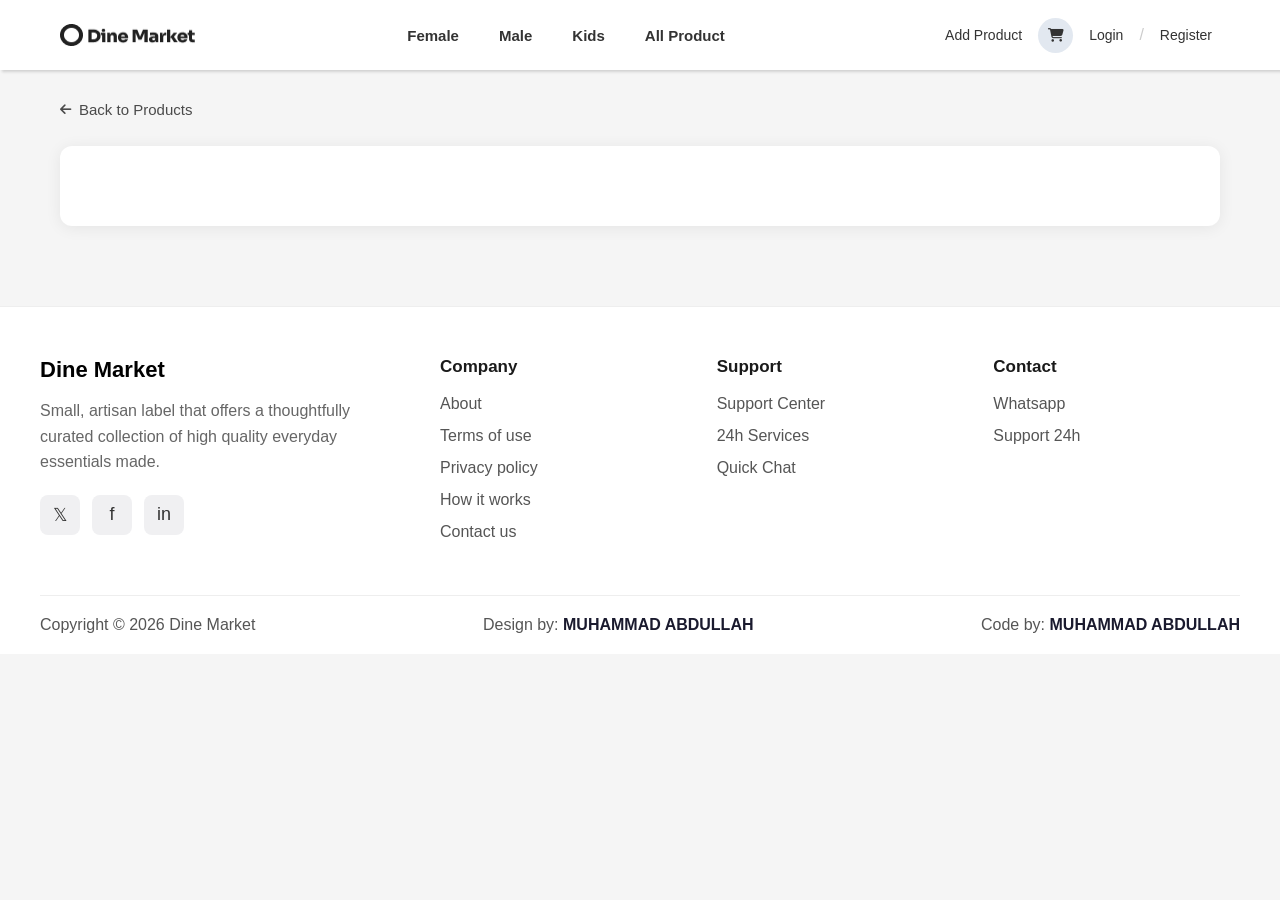
<file: abProduct.html>
<!doctype html>
<html lang="en">
<head>
    <meta charset="UTF-8" />
    <meta name="viewport" content="width=device-width, initial-scale=1.0" />
    <title>Leather Boots - Dine Market</title>
    <link rel="stylesheet" href="./abProduct.css" />
    <link
        rel="stylesheet"
        href="https://cdnjs.cloudflare.com/ajax/libs/font-awesome/6.5.1/css/all.min.css"
    />
</head>
<body>
    <!-- Navigation with Hamburger -->
    <header>
        <nav>
            <div class="logo">
                <a href="./index.html">
                    <img src="./allProduct_imgs/Logo.webp" alt="Logo" width="135" height="22" />
                </a>
            </div>

            <!-- Hamburger Menu Button -->
            <div class="hamburger" id="hamburger">
                <span></span>
                <span></span>
                <span></span>
            </div>

            <!-- Navigation Links -->
            <div class="tabs" id="navLinks">
                <a href="./allProduct.html">Female</a>
                <a href="./male.html">Male</a>
                <a href="./kids.html">Kids</a>
                <a href="./allProduct.html">All Product</a>
            </div>

            <div class="cart">
                <a href="./addProduct.html"><button>Add Product</button></a>
                <div class="cart-icon-div">
                    <i class="fa-solid fa-cart-shopping"></i>
                </div>
                <a href="./login.html"><button>Login</button></a>
                <span>/</span>
                <a href="./register.html"><button>Register</button></a>
            </div>
        </nav>
    </header>

    <main>
        <div class="container">
            <a href="#" class="back-btn" onclick="goBack()">
                <i class="fa-solid fa-arrow-left"></i> Back to Products
            </a>
            <div class="product-detail" id="product-detail"></div>
        </div>
    </main>

    <!-- Footer -->
    <footer class="footer">
        <div class="footer-top">
            <div class="footer-brand">
                <div class="logo">
                    <span class="ring"></span>
                    Dine Market
                </div>
                <p>Small, artisan label that offers a thoughtfully curated collection of high quality everyday essentials made.</p>
                <div class="social-icons">
                    <a href="#" class="social-icon">𝕏</a>
                    <a href="#" class="social-icon">f</a>
                    <a href="#" class="social-icon">in</a>
                </div>
            </div>

            <div class="footer-col">
                <h4>Company</h4>
                <ul>
                    <li><a href="#">About</a></li>
                    <li><a href="#">Terms of use</a></li>
                    <li><a href="#">Privacy policy</a></li>
                    <li><a href="#">How it works</a></li>
                    <li><a href="#">Contact us</a></li>
                </ul>
            </div>

            <div class="footer-col">
                <h4>Support</h4>
                <ul>
                    <li><a href="#">Support Center</a></li>
                    <li><a href="#">24h Services</a></li>
                    <li><a href="#">Quick Chat</a></li>
                </ul>
            </div>

            <div class="footer-col">
                <h4>Contact</h4>
                <ul>
                    <li><a href="#">Whatsapp</a></li>
                    <li><a href="#">Support 24h</a></li>
                </ul>
            </div>
        </div>

        <div class="footer-bottom">
            <p>Copyright &copy; 2026 Dine Market</p>
            <p>Design by: <strong>MUHAMMAD ABDULLAH</strong></p>
            <p>Code by: <strong>MUHAMMAD ABDULLAH</strong></p>
        </div>
    </footer>

    <script src="./allProuduct.js"></script>
    <script src="./abProudct.js"></script>
    <script>
        function goBack() {
            window.history.back();
        }

        // Hamburger Menu Toggle
        const hamburger = document.getElementById('hamburger');
        const navLinks = document.getElementById('navLinks');

        hamburger.addEventListener('click', () => {
            hamburger.classList.toggle('active');
            navLinks.classList.toggle('active');
        });

        // Close menu when a link is clicked
        document.querySelectorAll('.tabs a').forEach(link => {
            link.addEventListener('click', () => {
                hamburger.classList.remove('active');
                navLinks.classList.remove('active');
            });
        });
    </script>
</body>
</html>
</file>
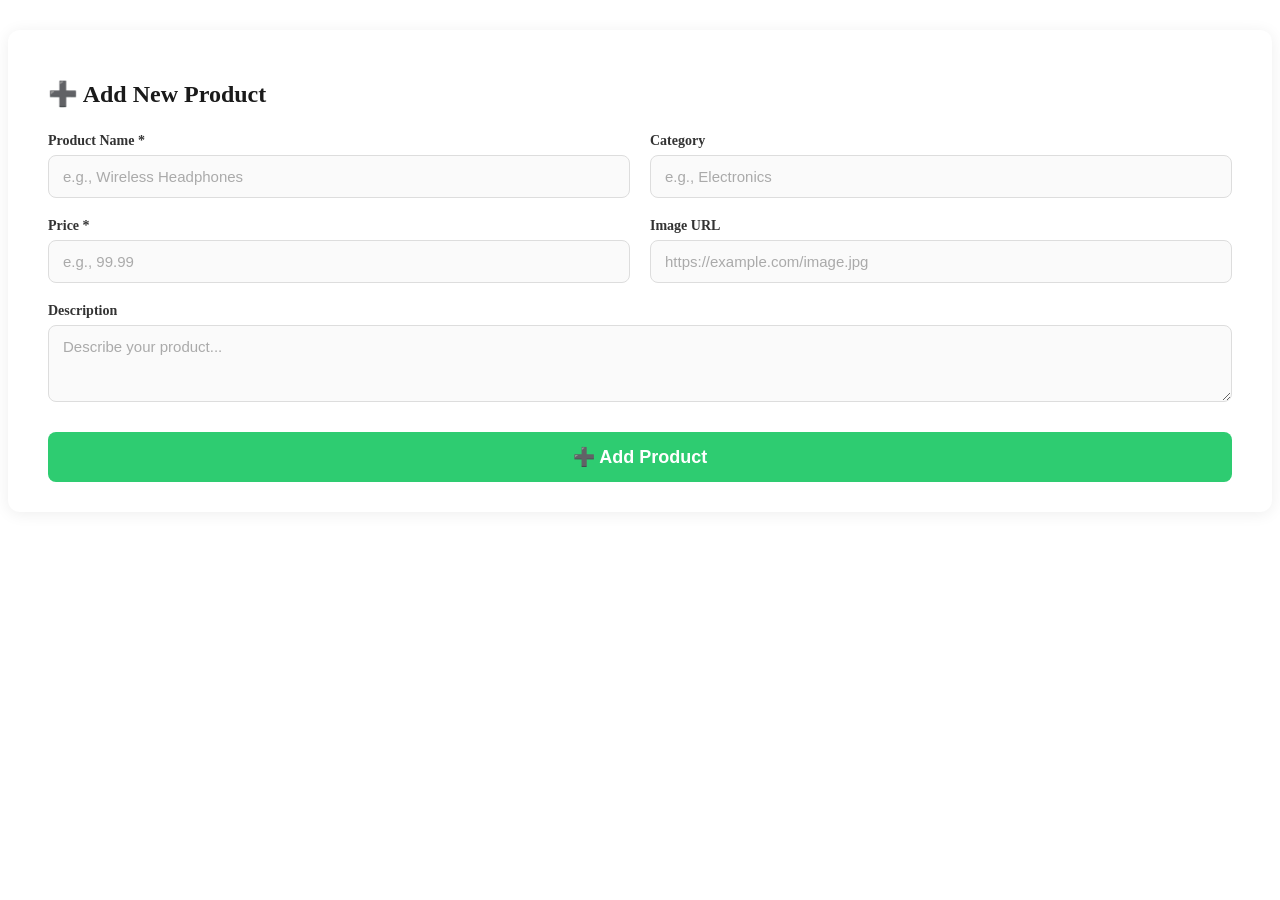
<file: addProduct.html>
<!DOCTYPE html>
<html lang="en">
<head>
    <meta charset="UTF-8">
    <meta name="viewport" content="width=device-width, initial-scale=1.0">
    <title>Document</title>
    <style>
        /* ===== ADD PRODUCT FORM ===== */
.add-product-section {
    max-width: 1200px;
    margin: 30px auto;
    padding: 30px 40px;
    background: white;
    border-radius: 12px;
    box-shadow: 0 2px 16px rgba(0, 0, 0, 0.07);
}

.add-product-section h2 {
    font-size: 24px;
    color: #1a1a1a;
    margin-bottom: 25px;
    font-weight: 600;
}

#productForm {
    display: grid;
    grid-template-columns: 1fr 1fr;
    gap: 20px;
}

.form-group {
    display: flex;
    flex-direction: column;
    gap: 6px;
}

.form-group label {
    font-size: 14px;
    font-weight: 600;
    color: #333;
}

.form-group input,
.form-group textarea {
    padding: 12px 14px;
    border: 1.5px solid #ddd;
    border-radius: 8px;
    font-size: 15px;
    font-family: Arial, sans-serif;
    transition: border-color 0.3s, box-shadow 0.3s;
    background: #fafafa;
}

.form-group input:focus,
.form-group textarea:focus {
    outline: none;
    border-color: #007bff;
    box-shadow: 0 0 0 3px rgba(0, 123, 255, 0.15);
    background: white;
}

.form-group input::placeholder,
.form-group textarea::placeholder {
    color: #aaa;
}

/* Make description and submit button span full width */
.form-group:has(textarea) {
    grid-column: 1 / -1;
}

.submit-btn {
    grid-column: 1 / -1;
    background: #2ecc71;
    color: white;
    border: none;
    padding: 14px 30px;
    border-radius: 8px;
    font-size: 18px;
    font-weight: 600;
    cursor: pointer;
    transition: background 0.3s, transform 0.2s;
    margin-top: 10px;
}

.submit-btn:hover {
    background: #27ae60;
    transform: translateY(-2px);
}

.submit-btn:active {
    transform: translateY(0);
}

/* ===== RESPONSIVE FORM ===== */
@media (max-width: 768px) {
    .add-product-section {
        padding: 20px;
        margin: 20px 10px;
    }

    #productForm {
        grid-template-columns: 1fr;
        gap: 15px;
    }

    .form-group:has(textarea) {
        grid-column: 1;
    }

    .submit-btn {
        grid-column: 1;
    }

    .add-product-section h2 {
        font-size: 20px;
    }
}
    </style>
</head>
<body>
    <!-- Add Product Form Section -->
<section class="add-product-section">
    <h2>➕ Add New Product</h2>
    <form id="productForm">
        <div class="form-group">
            <label for="productName">Product Name *</label>
            <input type="text" id="productName" placeholder="e.g., Wireless Headphones" required />
        </div>

        <div class="form-group">
            <label for="productCategory">Category</label>
            <input type="text" id="productCategory" placeholder="e.g., Electronics" />
        </div>

        <div class="form-group">
            <label for="productPrice">Price *</label>
            <input type="number" id="productPrice" placeholder="e.g., 99.99" step="0.01" required />
        </div>

        <div class="form-group">
            <label for="productImage">Image URL</label>
            <input type="url" id="productImage" placeholder="https://example.com/image.jpg" />
        </div>

        <div class="form-group">
            <label for="productDescription">Description</label>
            <textarea id="productDescription" rows="3" placeholder="Describe your product..."></textarea>
        </div>

        <button type="submit" class="submit-btn">➕ Add Product</button>
    </form>
</section>




<script src="./allProuduct.js"></script>
<script src="./addProduct.js"></script>
</body>
</html>
</file>
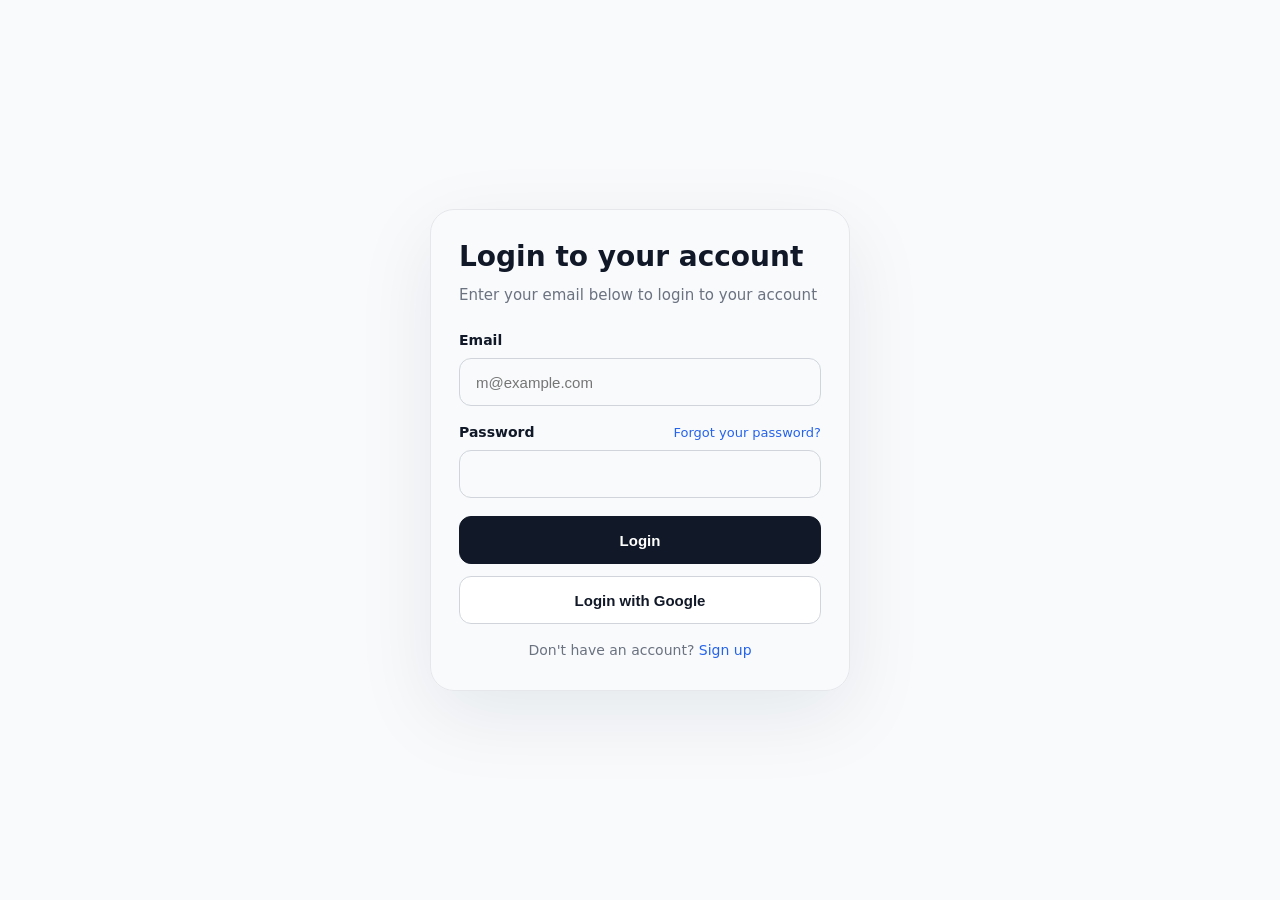
<file: login.html>
<!doctype html>
<html lang="en">
  <head>
    <meta charset="UTF-8" />
    <meta name="viewport" content="width=device-width, initial-scale=1.0" />
    <title>Login | Dine Market</title>
    <link rel="stylesheet" href="login.css" />
  </head>
  <body>
    <div class="page-shell">
      <div class="login-card">
        <div class="card-header">
          <h1 class="card-title">Login to your account</h1>
          <p class="card-description">
            Enter your email below to login to your account
          </p>
        </div>

        <div class="card-content">
          <form class="login-form">
            <div class="field-group">
              <label class="field-label" for="email">Email</label>
              <input
                class="field-input"
                id="email"
                type="email"
                placeholder="m@example.com"
                required
              />
            </div>

            <div class="field-group">
              <div class="field-row">
                <label class="field-label" for="password">Password</label>
                <a class="field-link" href="#">Forgot your password?</a>
              </div>
              <input
                class="field-input"
                id="password"
                type="password"
                required
              />
            </div>

            <div class="field-group field-actions">
              <button class="button button-primary" type="submit">Login</button>
              <button class="button button-secondary" type="button">
                Login with Google
              </button>
            </div>

            <p class="field-description">
              Don&apos;t have an account? <a href="register.html">Sign up</a>
            </p>
          </form>
        </div>
      </div>
    </div>
  </body>
</html>
</file>
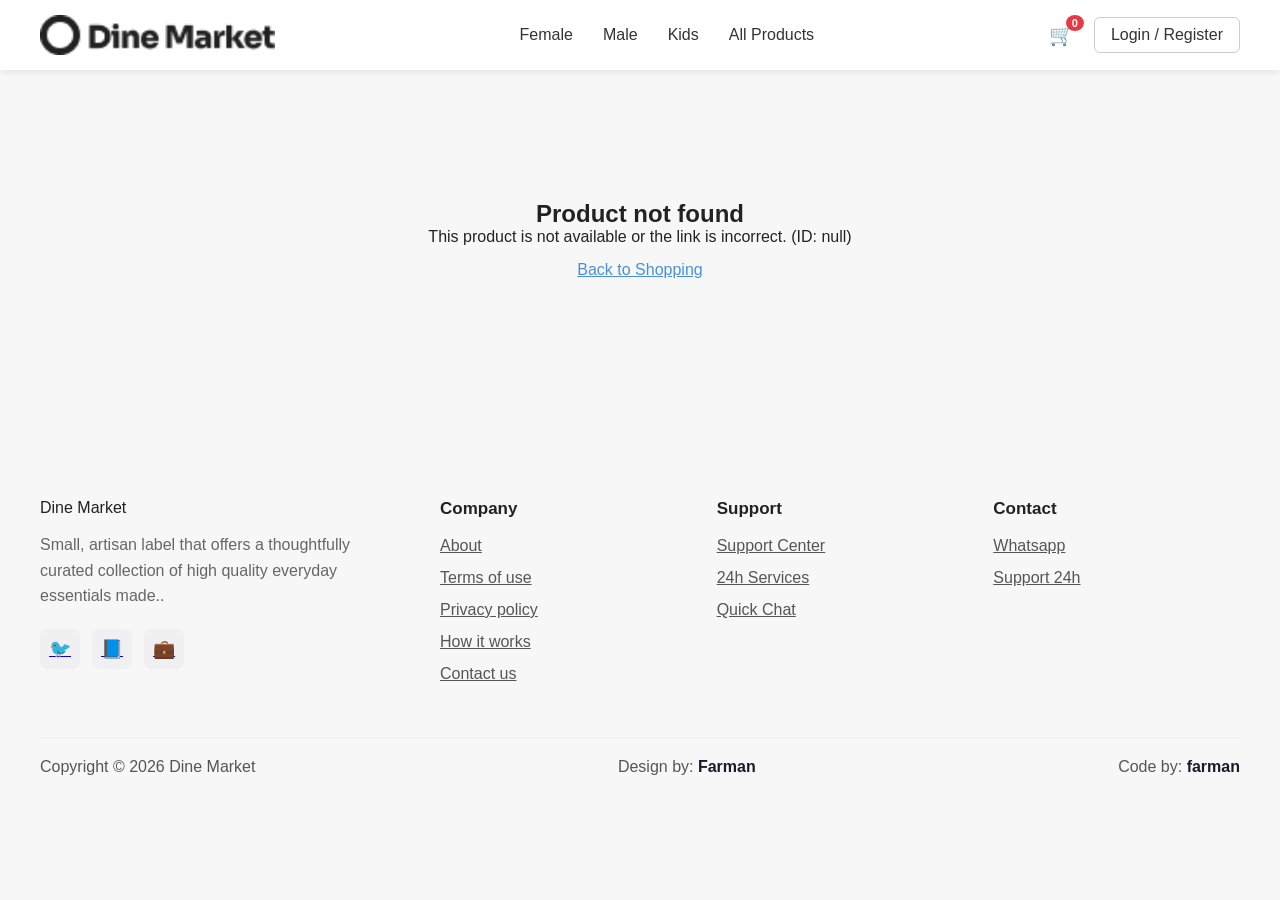
<file: product-details.html>
<!doctype html>
<html lang="en">

<head>
  <meta charset="UTF-8" />
  <meta name="viewport" content="width=device-width, initial-scale=1.0" />
  <title>Product Details</title>
  <link rel="stylesheet" href="male.css" />

</head>

<body>
  <header>
    <nav class="site-nav">
      <a class="nav-brand" href="male.html">
        <img src="./male.images/Logo.webp" alt="logo" />
        <span></span>
      </a>
      <ul class="nav-links">
        <li><a href="female.html">Female</a></li>
        <li><a href="male.html">Male</a></li>
        <li><a href="kids.html">Kids</a></li>
        <li><a href="allProuduct.html">All Products</a></li>
      </ul>
      <div class="nav-actions">
        <a class="cart-link" href="#">
          <span class="cart-icon">🛒</span>
          <span class="cart-badge" id="cartCount">0</span>
        </a>
        <a class="auth-link" href="#">Login / Register</a>
      </div>
    </nav>
  </header>

  <main class="page-content">
    <div id="detailsContainer" class="details-wrap"></div>
  </main>

  <footer class="footer">
    <div class="footer-top">
      <div class="footer-brand">
        <div class="logo">
          <span class="ring"></span>
          Dine Market
        </div>
        <p>Small, artisan label that offers a thoughtfully curated collection of high quality everyday
          essentials made..</p>
        <div class="social-links">
          <a href="#" aria-label="Twitter">🐦</a>
          <a href="#" aria-label="Facebook">📘</a>
          <a href="#" aria-label="LinkedIn">💼</a>
        </div>
      </div>

      <div class="footer-col">
        <h4>Company</h4>
        <ul>
          <li><a href="#">About</a></li>
          <li><a href="#">Terms of use</a></li>
          <li><a href="#">Privacy policy</a></li>
          <li><a href="#">How it works</a></li>
          <li><a href="#">Contact us</a></li>
        </ul>
      </div>

      <div class="footer-col">
        <h4>Support</h4>
        <ul>
          <li><a href="#">Support Center</a></li>
          <li><a href="#">24h Services</a></li>
          <li><a href="#">Quick Chat</a></li>
        </ul>
      </div>

      <div class="footer-col">
        <h4>Contact</h4>
        <ul>
          <li><a href="#">Whatsapp</a></li>
          <li><a href="#">Support 24h</a></li>
        </ul>
      </div>
    </div>

    <div class="footer-bottom">
      <p>Copyright &copy; 2026 Dine Market</p>
      <p>Design by: <strong>Farman</strong></p>
      <p>Code by: <strong>farman</strong></p>
    </div>
  </footer>

  <script src="products.js"></script>
  <script>
    // Debug: check if products.js loaded correctly
    console.log("Products loaded:", typeof products !== "undefined" ? products : "products.js NOT FOUND");

    // Get the "id" value from the URL query string
    const params = new URLSearchParams(window.location.search);
    const productId = params.get("id");
    console.log("ID from URL:", productId);

    // Find the matching product in the array (case-insensitive)
    const product = products.find(function (item) {
      return item.id.toLowerCase() === (productId || "").toLowerCase();
    });
    console.log("Matched product:", product);

    const container = document.getElementById("detailsContainer");

    if (!product) {
      // Show a fallback message if no matching product was found
      container.innerHTML = `
                <div class="not-found">
                    <h2>Product not found</h2>
                    <p>This product is not available or the link is incorrect. (ID: ${productId})</p>
                    <a href="male.html">Back to Shopping</a>
                </div>
            `;
    } else {
      // Build the list of size options using map()
      const sizesHTML = product.sizes
        .map(function (size) {
          return `<span class="size-box">${size}</span>`;
        })
        .join("");

      // Render the full product details
      container.innerHTML = `
                <div class="details-img">
                    <img src="${product.image}" alt="${product.title}">
                </div>
                <div class="details-info">
                    <h1>${product.title}</h1>
                    <p class="details-category">${product.category}</p>
                    <p class="details-price">$${product.price.toFixed(2)}</p>
                    <p class="details-desc">${product.description}</p>

                    <h4>Select Size:</h4>
                    <div class="size-list">${sizesHTML}</div>

                    <button class="add-cart-btn" id="addCartBtn">Add to Cart</button>
                </div>
            `;

      // Size selection click event
      document.querySelectorAll(".size-box").forEach(function (box) {
        box.addEventListener("click", function () {
          document.querySelectorAll(".size-box").forEach(function (b) {
            b.classList.remove("active");
          });
          box.classList.add("active");
        });
      });

      // Add to cart button click event
      document.getElementById("addCartBtn").addEventListener("click", function () {
        let count = parseInt(document.getElementById("cartCount").textContent) || 0;
        count++;
        document.getElementById("cartCount").textContent = count;
      });
    }
  </script>
</body>

</html>
</file>
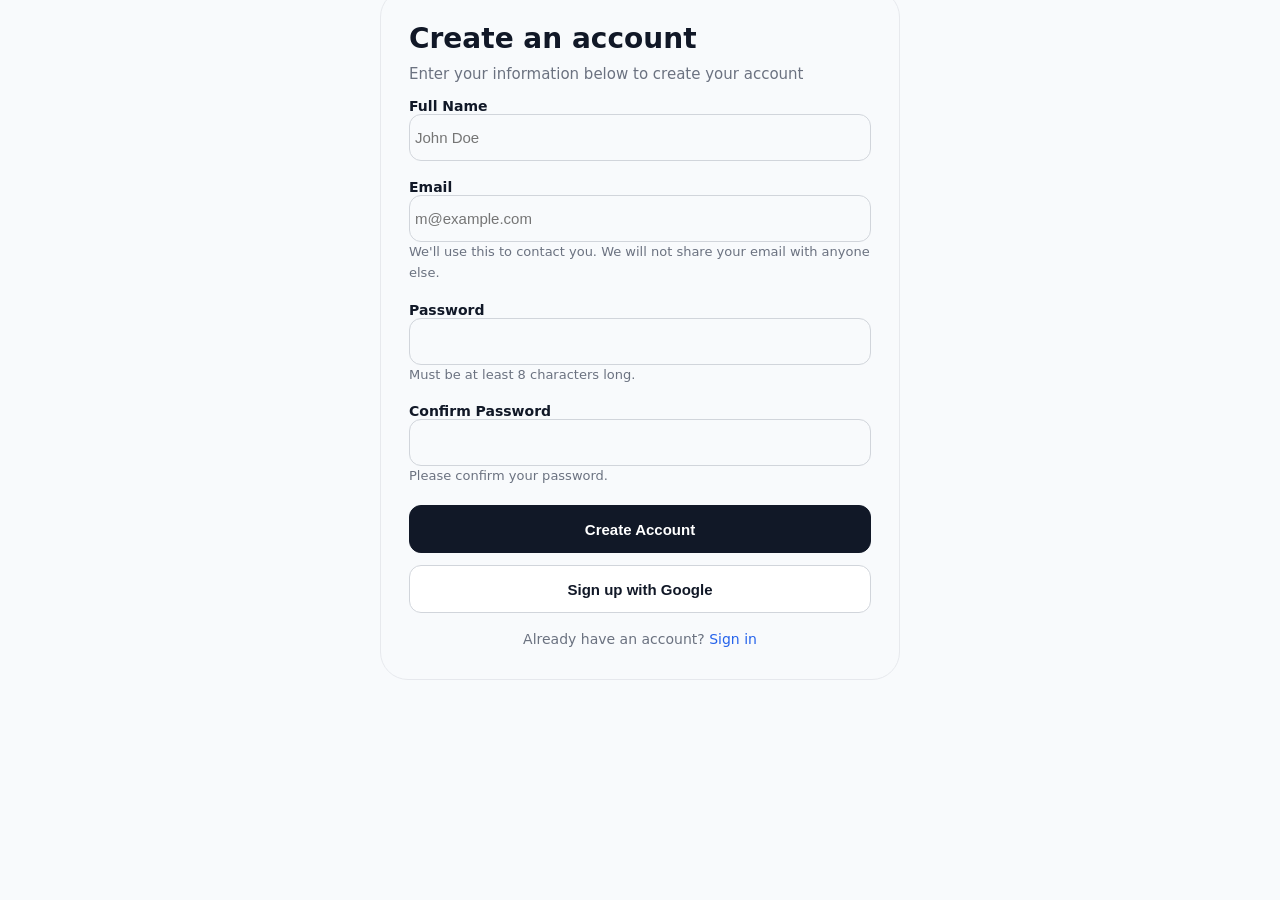
<file: register.html>
<!doctype html>
<html lang="en">
  <head>
    <meta charset="UTF-8" />
    <meta name="viewport" content="width=device-width, initial-scale=1.0" />
    <title>Register | Dine Market</title>
    <link rel="stylesheet" href="register.css" />
  </head>
  <body>
    <div class="page-shell">
      <div class="register-card">
        <div class="card-header">
          <h1 class="card-title">Create an account</h1>
          <p class="card-description">
            Enter your information below to create your account
          </p>
        </div>

        <div class="card-content">
          <form class="register-form">
            <div class="field-group">
              <label class="field-label" for="name">Full Name</label>
              <input
                class="field-input"
                id="name"
                type="text"
                placeholder="John Doe"
                required
              />
            </div>

            <div class="field-group">
              <label class="field-label" for="email">Email</label>
              <input
                class="field-input"
                id="email"
                type="email"
                placeholder="m@example.com"
                required
              />
              <p class="field-description-sub">
                We&apos;ll use this to contact you. We will not share your email
                with anyone else.
              </p>
            </div>

            <div class="field-group">
              <label class="field-label" for="password">Password</label>
              <input
                class="field-input"
                id="password"
                type="password"
                required
              />
              <p class="field-description-sub">
                Must be at least 8 characters long.
              </p>
            </div>

            <div class="field-group">
              <label class="field-label" for="confirm-password"
                >Confirm Password</label
              >
              <input
                class="field-input"
                id="confirm-password"
                type="password"
                required
              />
              <p class="field-description-sub">Please confirm your password.</p>
            </div>

            <div class="field-group field-actions">
              <button class="button button-primary" type="submit">
                Create Account
              </button>
              <button class="button button-secondary" type="button">
                Sign up with Google
              </button>
            </div>

            <p class="field-description">
              Already have an account? <a href="login.html">Sign in</a>
            </p>
          </form>
        </div>
      </div>
    </div>
  </body>
</html>
</file>
<file: abProduct.css>
/* ============================================
   RESET & BASE STYLES
   ============================================ */
* {
    margin: 0;
    padding: 0;
    box-sizing: border-box;
    font-family: "Segoe UI", Tahoma, Geneva, Verdana, sans-serif;
}

body {
    font-family: Arial, sans-serif;
    background: #f5f5f5;
    overflow-x: hidden;
}

/* ============================================
   NAVIGATION - WITH HAMBURGER
   ============================================ */
header {
    background: white;
    box-shadow: rgba(0, 0, 0, 0.15) 1.95px 1.95px 2.6px;
    position: sticky;
    top: 0;
    z-index: 1000;
}

nav {
    display: flex;
    align-items: center;
    justify-content: space-between;
    max-width: 1200px;
    margin: 0 auto;
    padding: 10px 20px;
    min-height: 70px;
    position: relative;
}

.logo {
    flex: 0 0 auto;
    display: flex;
    align-items: center;
}

.logo a {
    display: flex;
    align-items: center;
}

.logo img {
    display: block;
}

/* ===== HAMBURGER MENU ===== */
.hamburger {
    display: none;
    flex-direction: column;
    cursor: pointer;
    gap: 5px;
    padding: 5px;
    z-index: 1001;
}

.hamburger span {
    display: block;
    width: 28px;
    height: 3px;
    background: #333;
    border-radius: 3px;
    transition: all 0.3s ease;
    transform-origin: center;
}

/* Hamburger Animation (X shape when active) */
.hamburger.active span:nth-child(1) {
    transform: rotate(45deg) translate(5px, 6px);
}

.hamburger.active span:nth-child(2) {
    opacity: 0;
    transform: scaleX(0);
}

.hamburger.active span:nth-child(3) {
    transform: rotate(-45deg) translate(5px, -6px);
}

/* ===== TABS ===== */
.tabs {
    display: flex;
    align-items: center;
    gap: 40px;
    transition: all 0.3s ease;
}

.tabs a {
    text-decoration: none;
    color: #333;
    font-weight: 600;
    font-size: 15px;
    transition: color 0.3s;
    position: relative;
    padding: 5px 0;
}

.tabs a:hover {
    color: #007bff;
}

.tabs a::after {
    content: '';
    position: absolute;
    bottom: -2px;
    left: 0;
    width: 0;
    height: 2px;
    background: #007bff;
    transition: width 0.3s;
}

.tabs a:hover::after {
    width: 100%;
}

/* ===== CART ===== */
.cart {
    display: flex;
    align-items: center;
    gap: 8px;
    flex: 0 0 auto;
}

.cart button {
    border: none;
    background: transparent;
    cursor: pointer;
    font-size: 14px;
    padding: 5px 8px;
    transition: color 0.3s;
    color: #333;
}

.cart button:hover {
    color: #007bff;
}

.cart span {
    color: #ccc;
}

.cart-icon-div {
    width: 35px;
    height: 35px;
    display: flex;
    align-items: center;
    justify-content: center;
    border-radius: 50%;
    background-color: #e2e8f0;
    cursor: pointer;
    transition: background 0.3s;
}

.cart-icon-div:hover {
    background-color: #cbd5e1;
}

.cart-icon-div i {
    font-size: 14px;
    color: #333;
}

/* ===== MAIN CONTAINER ===== */
.container {
    max-width: 1200px;
    margin: 0 auto;
    padding: 30px 20px 40px;
}

/* ===== BACK BUTTON ===== */
.back-btn {
    display: inline-flex;
    align-items: center;
    gap: 8px;
    text-decoration: none;
    color: #4a4a4a;
    font-size: 15px;
    margin-bottom: 28px;
    transition: color 0.3s;
}

.back-btn:hover {
    color: #007bff;
}

.back-btn i {
    font-size: 13px;
}

/* ===== PRODUCT DETAIL ===== */
.product-detail {
    display: flex;
    gap: 50px;
    background: white;
    border-radius: 12px;
    padding: 40px 45px;
    box-shadow: 0 2px 16px rgba(0, 0, 0, 0.07);
}

/* ===== PRODUCT IMAGE ===== */
.product-image {
    flex: 0 0 44%;
    max-width: 44%;
    display: flex;
    flex-direction: column;
    gap: 20px;
}

.big_img img {
    width: 100%;
    height: 400px;
    object-fit: cover;
    border-radius: 10px;
    border: 1px solid #eee;
}

.small_img_div {
    width: 100%;
    display: flex;
    align-items: center;
    justify-content: flex-start;
    gap: 10px;
    flex-wrap: wrap;
}

.small_img_div img {
    width: 100px;
    height: 100px;
    border-radius: 10px;
    object-fit: cover;
    cursor: pointer;
    border: 2px solid transparent;
    transition: border-color 0.3s;
}

.small_img_div img:hover {
    border-color: #007bff;
}

/* ===== PRODUCT INFO ===== */
.product-info {
    flex: 1;
    display: flex;
    flex-direction: column;
}

.product-title {
    font-size: 30px;
    color: #1a1a1a;
    font-weight: 700;
    margin-bottom: 2px;
    line-height: 1.2;
}

.product-category {
    font-size: 17px;
    color: #8a8a8a;
    font-weight: 400;
    text-transform: uppercase;
    letter-spacing: 0.5px;
    margin-bottom: 4px;
}

.product-price {
    font-size: 24px;
    color: #2ecc71;
    font-weight: 700;
    margin: 8px 0 12px;
}

.product-description-section {
    margin: 6px 0 8px;
}

.product-description-section h4 {
    font-size: 17px;
    color: #1a1a1a;
    font-weight: 600;
    margin-bottom: 6px;
}

.product-description-section p {
    font-size: 15px;
    color: #666;
    line-height: 1.6;
}

/* ===== PRODUCT DETAILS SECTION ===== */
.product-details-section {
    margin: 10px 0 18px;
}

.product-details-section h4 {
    font-size: 17px;
    color: #1a1a1a;
    font-weight: 600;
    margin-bottom: 10px;
}

.product-details-section ul {
    list-style: none;
    padding: 0;
}

.product-details-section ul li {
    padding: 10px 0;
    border-bottom: 1px solid #f0f0f0;
    color: #555;
    font-size: 15px;
    display: flex;
    align-items: center;
}

.product-details-section ul li:last-child {
    border-bottom: none;
}

.product-details-section ul li span {
    font-weight: 600;
    color: #1a1a1a;
    width: 90px;
    flex-shrink: 0;
}

/* ===== ADD TO CART BUTTON ===== */
.add-to-cart {
    background: #2C3340;
    color: white;
    border: none;
    border-radius: 8px;
    font-size: 17px;
    font-weight: 600;
    cursor: pointer;
    transition: background 0.3s, transform 0.15s;
    width: fit-content;
    min-width: 200px;
    height: 50px;
    display: flex;
    align-items: center;
    justify-content: center;
    gap: 10px;
    padding: 0 30px;
    margin-top: 10px;
}

.add-to-cart:hover {
    background: #1f252e;
    transform: translateY(-2px);
}

.add-to-cart:active {
    transform: translateY(0);
}

.add-to-cart i {
    font-size: 17px;
}

/* ============================================
   FOOTER - FULLY RESPONSIVE
   ============================================ */
.footer {
    padding: 50px 40px 0;
    margin-top: 40px;
    background: white;
    border-top: 1px solid #eee;
}

.footer-top {
    display: grid;
    grid-template-columns: 1.5fr 1fr 1fr 1fr;
    gap: 30px;
    max-width: 1200px;
    margin: 0 auto;
}

.footer-brand .logo {
    margin-bottom: 15px;
    font-size: 22px;
    font-weight: 700;
}

.footer-brand p {
    color: #666;
    line-height: 1.6;
    max-width: 320px;
    margin-bottom: 20px;
}

.social-icons {
    display: flex;
    gap: 12px;
    flex-wrap: wrap;
}

.social-icon {
    width: 40px;
    height: 40px;
    background: #f0f0f2;
    border-radius: 8px;
    display: flex;
    align-items: center;
    justify-content: center;
    text-decoration: none;
    color: #333;
    font-size: 18px;
    transition: background 0.3s, color 0.3s, transform 0.3s;
}

.social-icon:hover {
    background: #007bff;
    color: white;
    transform: translateY(-3px);
}

.footer-col h4 {
    font-size: 17px;
    margin-bottom: 18px;
    color: #1a1a1a;
}

.footer-col ul {
    list-style: none;
    padding: 0;
}

.footer-col li {
    margin-bottom: 14px;
}

.footer-col a {
    color: #555;
    text-decoration: none;
    transition: color 0.3s;
}

.footer-col a:hover {
    color: #007bff;
}

.footer-bottom {
    display: flex;
    align-items: center;
    justify-content: space-between;
    border-top: 1px solid #eee;
    margin-top: 40px;
    padding: 20px 0;
    color: #555;
    flex-wrap: wrap;
    gap: 10px;
    max-width: 1200px;
    margin-left: auto;
    margin-right: auto;
}

.footer-bottom strong {
    color: #1a1a2e;
}

/* ============================================
   RESPONSIVE DESIGN
   ============================================ */

/* === TABLETS (768px - 1023px) === */
@media (max-width: 1023px) {
    /* Show Hamburger */
    .hamburger {
        display: flex;
    }

    /* Hide tabs by default */
    .tabs {
        position: fixed;
        top: 0;
        right: -100%;
        width: 70%;
        max-width: 300px;
        height: 100vh;
        background: white;
        flex-direction: column;
        justify-content: center;
        align-items: center;
        gap: 30px;
        box-shadow: -5px 0 15px rgba(0, 0, 0, 0.1);
        transition: right 0.3s ease;
        padding: 40px 20px;
        z-index: 999;
    }

    /* Show tabs when active */
    .tabs.active {
        right: 0;
    }

    .tabs a {
        font-size: 18px;
        padding: 10px 20px;
        width: 100%;
        text-align: center;
    }

    .tabs a::after {
        display: none;
    }

    /* Cart stays visible but adjusted */
    .cart {
        gap: 5px;
    }

    .cart button {
        font-size: 12px;
        padding: 4px 6px;
    }

    /* Product Detail */
    .product-detail {
        flex-direction: column;
        padding: 30px;
        gap: 30px;
    }

    .product-image {
        flex: 0 0 100%;
        max-width: 100%;
    }

    .big_img img {
        height: 380px;
    }

    .product-title {
        font-size: 26px;
    }

    /* Footer */
    .footer-top {
        grid-template-columns: 1fr 1fr;
        gap: 30px;
    }
}

/* === MOBILE (481px - 767px) === */
@media (max-width: 767px) {
    nav {
        padding: 8px 15px;
        min-height: 60px;
    }

    .logo img {
        width: 100px;
        height: auto;
    }

    /* Cart - hide text buttons, show only icons */
    .cart button:not(.cart-icon-div) {
        display: none;
    }

    .cart span {
        display: none;
    }

    .cart {
        gap: 10px;
    }

    .cart-icon-div {
        width: 35px;
        height: 35px;
    }

    /* Tabs when open */
    .tabs {
        width: 80%;
        max-width: 280px;
        gap: 20px;
    }

    .tabs a {
        font-size: 16px;
        padding: 8px 15px;
    }

    /* Back Button */
    .back-btn {
        font-size: 14px;
        margin-bottom: 20px;
    }

    /* Product Detail */
    .product-detail {
        padding: 20px;
        gap: 22px;
        border-radius: 10px;
    }

    .big_img img {
        height: 280px;
    }

    .small_img_div img {
        width: 80px;
        height: 80px;
    }

    .product-title {
        font-size: 22px;
    }

    .product-category {
        font-size: 14px;
    }

    .product-price {
        font-size: 22px;
    }

    .product-description-section h4,
    .product-details-section h4 {
        font-size: 16px;
    }

    .product-description-section p {
        font-size: 14px;
    }

    .add-to-cart {
        width: 100%;
        justify-content: center;
        height: 45px;
        font-size: 16px;
        min-width: unset;
        padding: 0 20px;
    }

    .product-details-section ul li {
        font-size: 14px;
        flex-wrap: wrap;
        padding: 8px 0;
    }

    .product-details-section ul li span {
        width: 100%;
        margin-bottom: 2px;
    }

    /* Container */
    .container {
        padding: 16px 12px 30px;
    }

    /* Footer */
    .footer {
        padding: 30px 20px 0;
    }

    .footer-top {
        grid-template-columns: 1fr 1fr;
        gap: 25px;
    }

    .footer-brand p {
        max-width: 100%;
    }

    .footer-bottom {
        flex-direction: column;
        text-align: center;
        gap: 8px;
    }
}

/* === SMALL MOBILE (320px - 480px) === */
@media (max-width: 480px) {
    .logo img {
        width: 80px;
    }

    .tabs {
        width: 85%;
        max-width: 250px;
        gap: 15px;
    }

    .tabs a {
        font-size: 14px;
        padding: 6px 12px;
    }

    .cart-icon-div {
        width: 30px;
        height: 30px;
    }

    .cart-icon-div i {
        font-size: 12px;
    }

    /* Product Detail */
    .product-detail {
        padding: 15px;
        gap: 18px;
        border-radius: 8px;
    }

    .big_img img {
        height: 220px;
    }

    .small_img_div img {
        width: 65px;
        height: 65px;
    }

    .product-title {
        font-size: 20px;
    }

    .product-price {
        font-size: 20px;
    }

    .add-to-cart {
        height: 42px;
        font-size: 15px;
        padding: 0 16px;
    }

    .back-btn {
        font-size: 13px;
    }

    /* Footer */
    .footer {
        padding: 20px 15px 0;
    }

    .footer-top {
        grid-template-columns: 1fr;
        gap: 20px;
    }

    .footer-col h4 {
        font-size: 15px;
        margin-bottom: 12px;
    }

    .footer-col li {
        margin-bottom: 10px;
    }

    .footer-col a {
        font-size: 14px;
    }

    .social-icon {
        width: 35px;
        height: 35px;
        font-size: 16px;
    }

    .footer-bottom {
        font-size: 13px;
        padding: 15px 0;
    }
}

/* === EXTRA SMALL (below 320px) === */
@media (max-width: 320px) {
    .logo img {
        width: 70px;
    }

    .tabs {
        width: 90%;
        max-width: 200px;
        gap: 12px;
    }

    .tabs a {
        font-size: 13px;
        padding: 5px 10px;
    }

    .product-title {
        font-size: 18px;
    }

    .product-price {
        font-size: 18px;
    }

    .add-to-cart {
        height: 38px;
        font-size: 14px;
    }

    .big_img img {
        height: 180px;
    }
}
</file>
<file: login.css>
:root {
  color-scheme: light;
  font-family: Inter, ui-sans-serif, system-ui, -apple-system, BlinkMacSystemFont,
    "Segoe UI", sans-serif;
  background: #f8fafc;
  color: #111827;
}

* {
  box-sizing: border-box;
}

body {
  margin: 0;
  min-height: 100vh;
  display: grid;
  place-items: center;
  padding: 24px;
  /* background: linear-gradient(180deg, #f8fafc 0%, #eef2f6 100%); */
}

.page-shell {
  width: 100%;
  max-width: 420px;
}

.login-card {
  /* background: #ffffff; */
  border: 1px solid #e5e7eb;
  border-radius: 24px;
  box-shadow: 0 24px 80px rgba(15, 23, 42, 0.08);
  overflow: hidden;
}

.card-header {
  padding: 32px 28px 24px;
}

.card-title {
  margin: 0 0 10px;
  font-size: 28px;
  line-height: 1.1;
  font-weight: 800;
  color: #111827;
}

.card-description {
  margin: 0;
  color: #6b7280;
  font-size: 15px;
  line-height: 1.7;
}

.card-content {
  padding: 0 28px 32px;
}

.login-form {
  display: grid;
  gap: 18px;
}

.field-group {
  display: grid;
  gap: 10px;
}

.field-row {
  display: flex;
  align-items: center;
  justify-content: space-between;
  gap: 16px;
}

.field-label {
  display: block;
  margin: 0;
  font-size: 14px;
  font-weight: 700;
  color: #111827;
}

.field-link {
  font-size: 13px;
  color: #2563eb;
  text-decoration: none;
}

.field-link:hover {
  text-decoration: underline;
}

.field-input {
  width: 100%;
  min-height: 48px;
  padding: 14px 16px;
  font-size: 15px;
  border: 1px solid #d1d5db;
  border-radius: 12px;
  background: #f8fafc;
  color: #111827;
}

.field-input:focus {
  outline: none;
  border-color: #2563eb;
  box-shadow: 0 0 0 4px rgba(59, 130, 246, 0.12);
}

.field-actions {
  display: grid;
  gap: 12px;
}

.button {
  width: 100%;
  min-height: 48px;
  border-radius: 12px;
  border: 1px solid transparent;
  font-size: 15px;
  font-weight: 700;
  cursor: pointer;
}

.button-primary {
  background: #111827;
  color: #ffffff;
  border-color: #111827;
}

.button-primary:hover {
  background: #0f172a;
}

.button-secondary {
  background: #ffffff;
  color: #111827;
  border-color: #d1d5db;
}

.button-secondary:hover {
  background: #f8fafc;
}

.field-description {
  margin: 0;
  text-align: center;
  font-size: 14px;
  color: #6b7280;
}

.field-description a {
  color: #2563eb;
  text-decoration: none;
}

.field-description a:hover {
  text-decoration: underline;
}

@media (max-width: 480px) {
  body {
    padding: 16px;
  }

  .card-header,
  .card-content {
    padding-left: 20px;
    padding-right: 20px;
  }

  .login-card {
    border-radius: 20px;
  }
}
</file>
<file: male.css>
* {
    margin: 0;
    padding: 0;
    box-sizing: border-box;
}

body {
    font-family: 'Segoe UI', Arial, sans-serif;
    background-color: #f7f7f7;
    color: #222;
}

/* Header / Nav */
header {
    background-color: #ffffff;
    box-shadow: 0 2px 6px rgba(0, 0, 0, 0.08);
    position: sticky;
    top: 0;
    z-index: 100;
}

.site-nav {
    display: flex;
    align-items: center;
    justify-content: space-between;
    padding: 15px 40px;
    flex-wrap: wrap;
    gap: 15px;
}

.nav-brand {
    display: flex;
    align-items: center;
    gap: 10px;
    text-decoration: none;
    color: #222;
    font-size: 20px;
    font-weight: 700;
}

.nav-brand img {
    height: 40px;
    width: auto;
}

.nav-links {
    display: flex;
    list-style: none;
    gap: 30px;
    flex-wrap: wrap;
    justify-content: center;
}

.nav-links a {
    text-decoration: none;
    color: #333;
    font-weight: 500;
    transition: color 0.2s ease;
}

.nav-links a:hover {
    color: #4A90D9;
}

.nav-actions {
    display: flex;
    align-items: center;
    gap: 20px;
    flex-wrap: wrap;
    justify-content: center;
}

.cart-link {
    position: relative;
    text-decoration: none;
    font-size: 20px;
}

.cart-badge {
    position: absolute;
    top: -8px;
    right: -10px;
    background-color: #e63946;
    color: #fff;
    font-size: 11px;
    font-weight: 600;
    padding: 2px 6px;
    border-radius: 50%;
}

.auth-link {
    text-decoration: none;
    color: #333;
    font-weight: 500;
    border: 1px solid #ccc;
    padding: 8px 16px;
    border-radius: 6px;
    transition: all 0.2s ease;
    white-space: nowrap;
}

.auth-link:hover {
    background-color: #4A90D9;
    color: #fff;
    border-color: #4A90D9;
}

/* Main content - product grid */
.page-content {
    display: flex;
    align-items: stretch;
    justify-content: center;
    flex-wrap: wrap;
    gap: 20px;
    padding: 30px 20px;
}


.box-link {
    text-decoration: none;
    color: inherit;
    display: block;
}

.box-link:hover {
    text-decoration: none;
}

.box {
    display: flex;
    flex-direction: column;
    align-items: center;
    justify-content: center;
    width: 250px;
    height: 300px;
    border-radius: 20px 0px 20px 0px;
    transition: 0.5s;
    overflow: hidden;
    box-shadow: 0 4px 12px rgba(0, 0, 0, 0.08);
}

.box:hover {
    scale: 1.05;
    box-shadow: 0 8px 20px rgba(0, 0, 0, 0.12);
}

.box img {
    max-width: 80%;
    height: 250px;
    object-fit: contain;
    border-radius: 30px 0 30px 0;
    padding: 10px;
    background: #f8f7f7;
    aspect-ratio: 1/1;
    transition: 0.3s;
}

.product-title {
    font-size: 17px;
    font-weight: 600;
    color: #1a1a1a;
    margin-top: 12px;
    text-align: center;
    padding: 0 10px;
}

.product-category {
    font-size: 13px;
    color: #888;
    margin-top: 4px;
    text-transform: uppercase;
    letter-spacing: 0.5px;
}

.product-price {
    font-size: 16px;
    font-weight: 700;
    color: #000;
    margin-top: 8px;
}

.product-card {
    width: 280px;
    padding: 24px;
    background-color: #ffffff;
    border-radius: 12px;
    transition: transform 0.2s ease, box-shadow 0.2s ease;
}

/* Footer */
.footer {
    padding: 50px 40px 0;
    margin-top: 40px;
}

.footer-top {
    display: grid;
    grid-template-columns: 1.5fr 1fr 1fr 1fr;
    gap: 30px;
}

.footer-brand .logo {
    margin-bottom: 15px;
}

.footer-brand p {
    color: #666;
    line-height: 1.6;
    max-width: 320px;
    margin-bottom: 20px;
}

.social-links {
    display: flex;
    gap: 12px;
}

.social-links a {
    width: 40px;
    height: 40px;
    background: #f0f0f2;
    border-radius: 8px;
    display: flex;
    align-items: center;
    justify-content: center;
    font-size: 18px;
}

.social-links a:hover {
    background: #e2e2e6;
}

.footer-col h4 {
    font-size: 17px;
    margin-bottom: 18px;
}

.footer-col ul {
    list-style: none;
}

.footer-col li {
    margin-bottom: 14px;
}

.footer-col a {
    color: #555;
}

.footer-col a:hover {
    color: #1a1a2e;
}

.footer-bottom {
    display: flex;
    align-items: center;
    justify-content: space-between;
    border-top: 1px solid #eee;
    margin-top: 40px;
    padding: 20px 0;
    color: #555;
    flex-wrap: wrap;
    gap: 10px;
}

.footer-bottom strong {
    color: #1a1a2e;
}

/* Product Details Page */
.details-wrap {
    max-width: 1000px;
    margin: 40px auto;
    padding: 0 20px;
    display: flex;
    gap: 40px;
    flex-wrap: wrap;
}

.details-img {
    flex: 1 1 350px;
}

.details-img img {
    width: 100%;
    border-radius: 10px;
    object-fit: cover;
}

.details-info {
    flex: 1 1 350px;
}

.details-info h1 {
    margin-bottom: 8px;
}

.details-category {
    color: #888;
    margin-bottom: 10px;
}

.details-price {
    font-size: 24px;
    font-weight: bold;
    margin: 15px 0;
}

.details-desc {
    margin-bottom: 20px;
    line-height: 1.6;
}

.size-list {
    display: flex;
    gap: 10px;
    flex-wrap: wrap;
    margin-bottom: 20px;
}

.size-box {
    border: 1px solid #ccc;
    padding: 8px 14px;
    border-radius: 6px;
    cursor: pointer;
}

.size-box.active {
    background: #000;
    color: #fff;
}

.add-cart-btn {
    padding: 12px 30px;
    background: #000;
    color: #fff;
    border: none;
    border-radius: 6px;
    cursor: pointer;
    font-size: 16px;
    width: 100%;
    max-width: 300px;
}

.not-found {
    text-align: center;
    padding: 60px 20px;
}

.not-found a {
    display: inline-block;
    margin-top: 15px;
    color: #4A90D9;
}


/* ============================= */
/* RESPONSIVE - TABLET (≤1024px) */
/* ============================= */
@media (max-width: 1024px) {

    .site-nav {
        padding: 15px 25px;
    }

    .page-content {
        justify-content: center;
        gap: 18px;
        padding: 25px 15px;
    }

    .box {
        width: 45%;
        min-width: 260px;
        height: auto;
        min-height: 420px;
        padding-bottom: 15px;
    }

    .footer {
        padding: 40px 25px 0;
    }

    .footer-top {
        grid-template-columns: 1fr 1fr;
        gap: 25px;
    }

    .details-wrap {
        gap: 30px;
    }
}


/* ============================= */
/* RESPONSIVE - TABLET (≤768px)  */
/* 3-line header: Logo / Links / Cart+Login */
/* ============================= */
@media (max-width: 768px) {

    .site-nav {
        display: flex;
        flex-direction: column;
        align-items: center;
        padding: 15px 20px;
        gap: 12px;
    }

    /* Line 1: Logo */
    .nav-brand {
        width: 100%;
        justify-content: center;
        order: 1;
    }

    /* Line 2: Nav links */
    .nav-links {
        width: 100%;
        justify-content: center;
        flex-wrap: wrap;
        gap: 18px;
        order: 2;
    }

    /* Line 3: Cart + Login/Register */
    .nav-actions {
        width: 100%;
        justify-content: center;
        flex-wrap: wrap;
        order: 3;
    }

    .page-content {
        flex-wrap: wrap;
        justify-content: center;
        gap: 16px;
        padding: 20px 15px;
    }

    .box {
        width: 47%;
        min-width: 220px;
        height: auto;
        min-height: 380px;
    }

    .box img {
        height: 200px;
    }

    .product-title {
        font-size: 15px;
    }

    .footer {
        padding: 35px 20px 0;
    }

    .footer-top {
        grid-template-columns: 1fr 1fr;
        gap: 20px;
    }

    .footer-brand p {
        max-width: 100%;
    }

    .footer-bottom {
        justify-content: center;
        text-align: center;
    }

    .details-wrap {
        flex-direction: column;
        margin: 25px auto;
    }

    .details-img,
    .details-info {
        flex: 1 1 100%;
    }
}


/* ============================= */
/* RESPONSIVE - MOBILE (≤480px)  */
/* 3-line header: Logo / Links / Cart+Login */
/* ============================= */
@media (max-width: 480px) {

    .site-nav {
        display: flex;
        flex-direction: column;
        align-items: center;
        padding: 12px 15px;
        gap: 12px;
    }

    /* Line 1: Logo */
    .nav-brand {
        width: 100%;
        justify-content: center;
        font-size: 17px;
        order: 1;
    }

    /* Line 2: Nav links */
    .nav-links {
        width: 100%;
        justify-content: center;
        flex-wrap: wrap;
        gap: 12px;
        font-size: 14px;
        order: 2;
    }

    /* Line 3: Cart + Login/Register */
    .nav-actions {
        width: 100%;
        justify-content: center;
        flex-wrap: wrap;
        gap: 10px;
        order: 3;
    }

    .auth-link {
        padding: 6px 12px;
        font-size: 13px;
    }

    .page-content {
        flex-direction: column;
        align-items: center;
        padding: 15px 12px;
        gap: 15px;
    }

    .box {
        width: 100%;
        max-width: 320px;
        height: auto;
        min-height: 360px;
    }

    .box img {
        height: 180px;
    }

    .product-card {
        max-width: 100%;
    }

    .footer {
        padding: 30px 15px 0;
    }

    .footer-top {
        grid-template-columns: 1fr;
        gap: 25px;
        text-align: center;
    }

    .footer-brand p {
        margin-left: auto;
        margin-right: auto;
    }

    .social-links {
        justify-content: center;
    }

    .footer-col ul {
        padding: 0;
    }

    .footer-bottom {
        flex-direction: column;
        text-align: center;
        gap: 6px;
    }

    .details-wrap {
        padding: 0 15px;
        margin: 20px auto;
    }

    .details-price {
        font-size: 20px;
    }

    .add-cart-btn {
        width: 100%;
        max-width: 100%;
    }
}
</file>
<file: register.css>
:root {
  color-scheme: light;
  font-family: Inter, ui-sans-serif, system-ui, -apple-system, BlinkMacSystemFont,
    "Segoe UI", sans-serif;
  background: #f8fafc;
  color: #111827;
}

* {
  box-sizing: border-box;
}

html,
body {
  min-height: 100%;
  height: auto;
}

body {
  margin: 0;
  display: flex;
  align-items: center;
  justify-content: center;
  padding: 0;
  background-size: cover;
  background-position: center;
  background-repeat: no-repeat;
  overflow-x: hidden;
  overflow-y: auto;
}

.page-shell {
  width: 100vw;
  /* min-height: 100vh; */
  display: flex;
  align-items: center;
  justify-content: center;
  padding: 24px;
  margin-top: -35px;
  height: screen;
  /* margin: 0 ; */
}

.register-card {
  width: min(100%, 520px);
  max-width: 520px;
  border: 1px solid rgba(229, 231, 235, 0.9);
  border-radius: 28px;
  /* box-shadow: 0 32px 120px rgba(15, 23, 42, 0.16); */
  overflow: hidden;
}

.card-header {
  padding: 32px 28px 15px;
}

.card-title {
  margin: 0 0 10px;
  font-size: 28px;
  /* line-height: 1.1; */
  font-weight: 600;
  color: #111827;
}

.card-description {
  margin: 0;
  color: #6b7280;
  font-size: 15px;
  /* line-height: 1.7; */
}

.card-content {
  padding: 0 28px 32px;
 
}

.register-form {
  display: grid;
  gap: 18px;

}

.field-group {
  display: grid;
  gap: px;
}

.field-label {
  display: block;
  margin: 0;
  font-size: 14px;
  font-weight: 600;
  color: #111827;
}

.field-input {
  width: 100%;
  min-height: 30px;
  padding: 14px 5px;
  font-size: 15px;
  border: 1px solid #d1d5db;
  border-radius: 12px;
  background: #f8fafc;
  color: #111827;
}

.field-input:focus {
  outline: none;
  border-color: #2563eb;
  box-shadow: 0 0 0 4px rgba(59, 130, 246, 0.12);
}

.field-description-sub {
  margin: 0;
  font-size: 13px;
  line-height: 1.6;
  color: #6b7280;
}

.field-actions {
  display: grid;
  gap: 12px;
}

.button {
  width: 100%;
  min-height: 48px;
  border-radius: 12px;
  border: 1px solid transparent;
  font-size: 15px;
  font-weight: 700;
  cursor: pointer;
}

.button-primary {
  background: #111827;
  color: #ffffff;
  border-color: #111827;
}

.button-primary:hover {
  background: #0f172a;
}

.button-secondary {
  background: #ffffff;
  color: #111827;
  border-color: #d1d5db;
}

.button-secondary:hover {
  background: #f8fafc;
}

.field-description {
  margin: 0;
  text-align: center;
  font-size: 14px;
  color: #6b7280;
}

.field-description a {
  color: #2563eb;
  text-decoration: none;
}

.field-description a:hover {
  text-decoration: underline;
}

@media (max-width: 640px) {
  body {
    padding: 16px;
    background-position: top center;
  }

  .page-shell {
    padding: 16px;
    min-height: 100vh;
    align-items: flex-start;
  }

  .card-header,
  .card-content {
    padding-left: 20px;
    padding-right: 20px;
  }

  .register-card {
    width: 100%;
    min-height: auto;
    border-radius: 20px;
  }
}
</file>
